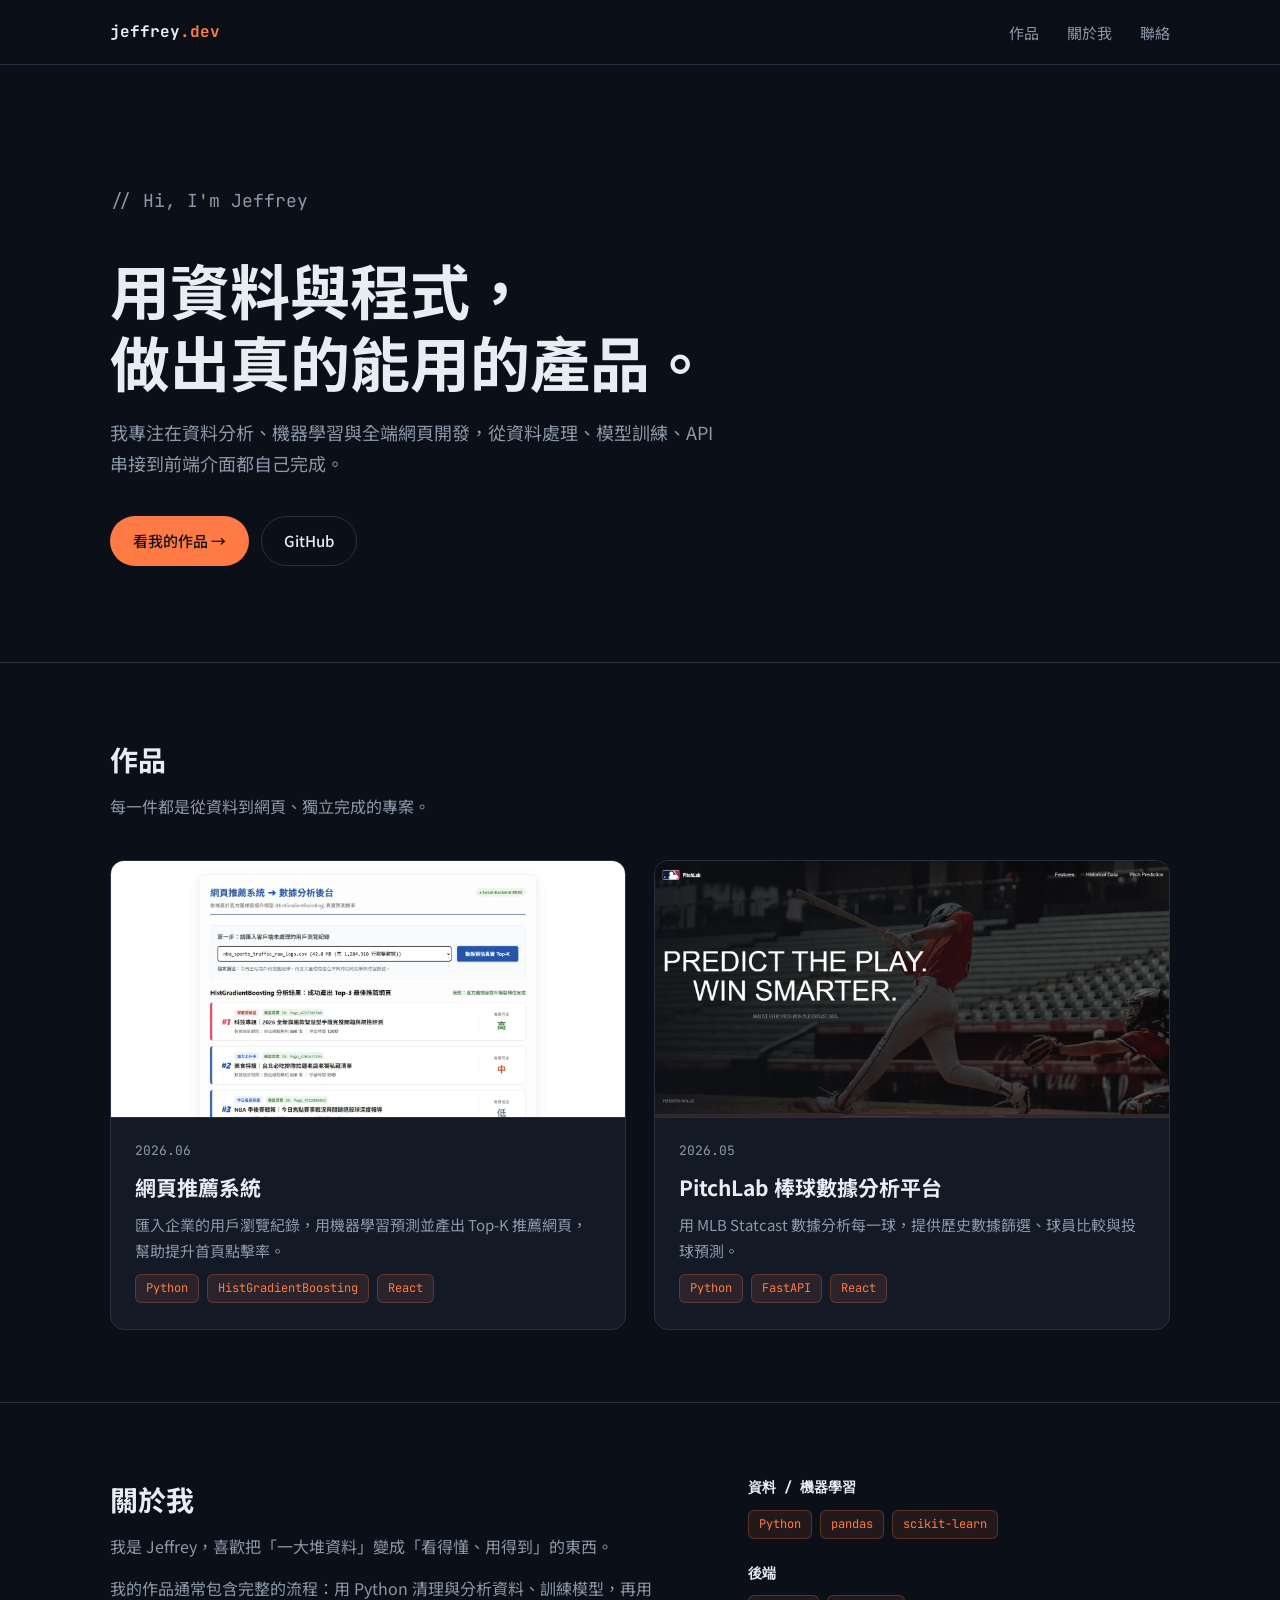
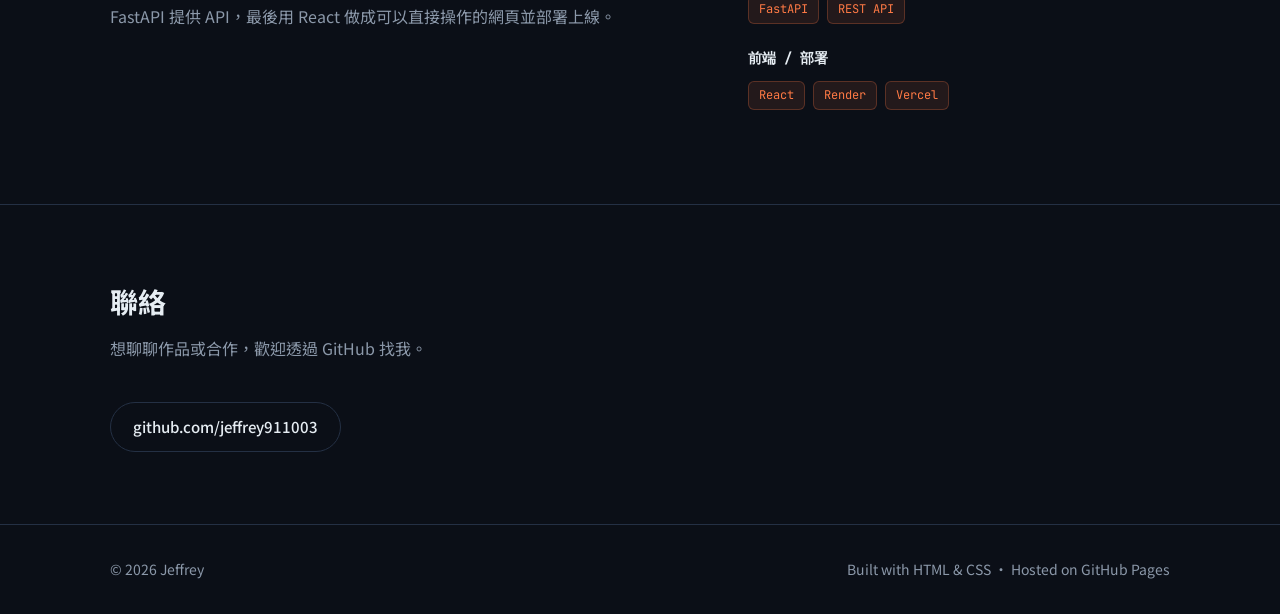
<file: index.html>
<!DOCTYPE html>
<html lang="zh-Hant">
<head>
  <meta charset="UTF-8">
  <meta name="viewport" content="width=device-width, initial-scale=1.0">
  <title>Jeffrey Portfolio｜作品集</title>
  <meta name="description" content="Jeffrey 的程式作品集：資料分析、機器學習與全端網頁開發。">
  <link rel="preconnect" href="https://fonts.googleapis.com">
  <link rel="preconnect" href="https://fonts.gstatic.com" crossorigin>
  <link href="https://fonts.googleapis.com/css2?family=JetBrains+Mono:wght@400;700&family=Noto+Sans+TC:wght@400;500;700&display=swap" rel="stylesheet">
  <link rel="stylesheet" href="assets/css/style.css">
</head>
<body>

  <nav class="nav">
    <div class="container">
      <a class="nav-logo" href="index.html">jeffrey<span>.dev</span></a>
      <ul class="nav-links">
        <li><a href="#works">作品</a></li>
        <li><a href="#about">關於我</a></li>
        <li><a href="#contact">聯絡</a></li>
      </ul>
    </div>
  </nav>

  <header class="hero">
    <div class="container">
      <p class="hero-eyebrow">// Hi, I'm Jeffrey</p>
      <h1>用資料與程式，<br>做出真的能用的產品。</h1>
      <p>我專注在資料分析、機器學習與全端網頁開發，從資料處理、模型訓練、API 串接到前端介面都自己完成。</p>
      <div class="hero-actions">
        <a class="btn btn-primary" href="#works">看我的作品 →</a>
        <a class="btn btn-ghost" href="https://github.com/jeffrey911003" target="_blank" rel="noopener">GitHub</a>
      </div>
    </div>
  </header>

  <section class="section" id="works">
    <div class="container">
      <h2 class="section-title">作品</h2>
      <p class="section-sub">每一件都是從資料到網頁、獨立完成的專案。</p>

      <div class="works-grid">
        <!-- WORKS:START（新作品卡片加在這一行下方，規則見 CLAUDE.md 第 6 節） -->

        <a class="work-card" href="works/web-recommend.html">
          <img src="assets/images/works/web-recommend/cover.webp" alt="網頁推薦系統數據分析後台畫面，顯示 Top-3 推薦網頁結果" loading="lazy">
          <div class="work-card-body">
            <span class="work-card-date">2026.06</span>
            <h3>網頁推薦系統</h3>
            <p>匯入企業的用戶瀏覽紀錄，用機器學習預測並產出 Top-K 推薦網頁，幫助提升首頁點擊率。</p>
            <div class="tags">
              <span class="tag">Python</span>
              <span class="tag">HistGradientBoosting</span>
              <span class="tag">React</span>
            </div>
          </div>
        </a>

        <a class="work-card" href="works/pitchlab.html">
          <img src="assets/images/works/pitchlab/cover.webp" alt="PitchLab 首頁，標語為 Predict the play. Win smarter." loading="lazy">
          <div class="work-card-body">
            <span class="work-card-date">2026.05</span>
            <h3>PitchLab 棒球數據分析平台</h3>
            <p>用 MLB Statcast 數據分析每一球，提供歷史數據篩選、球員比較與投球預測。</p>
            <div class="tags">
              <span class="tag">Python</span>
              <span class="tag">FastAPI</span>
              <span class="tag">React</span>
            </div>
          </div>
        </a>

        <!-- WORKS:END -->
      </div>
    </div>
  </section>

  <section class="section" id="about">
    <div class="container about-grid">
      <div>
        <h2 class="section-title">關於我</h2>
        <p>我是 Jeffrey，喜歡把「一大堆資料」變成「看得懂、用得到」的東西。</p>
        <p>我的作品通常包含完整的流程：用 Python 清理與分析資料、訓練模型，再用 FastAPI 提供 API，最後用 React 做成可以直接操作的網頁並部署上線。</p>
      </div>
      <div>
        <div class="skill-group">
          <h4>資料 / 機器學習</h4>
          <div class="tags"><span class="tag">Python</span><span class="tag">pandas</span><span class="tag">scikit-learn</span></div>
        </div>
        <div class="skill-group">
          <h4>後端</h4>
          <div class="tags"><span class="tag">FastAPI</span><span class="tag">REST API</span></div>
        </div>
        <div class="skill-group">
          <h4>前端 / 部署</h4>
          <div class="tags"><span class="tag">React</span><span class="tag">Render</span><span class="tag">Vercel</span></div>
        </div>
      </div>
    </div>
  </section>

  <section class="section" id="contact">
    <div class="container">
      <h2 class="section-title">聯絡</h2>
      <p class="section-sub">想聊聊作品或合作，歡迎透過 GitHub 找我。</p>
      <a class="btn btn-ghost" href="https://github.com/jeffrey911003" target="_blank" rel="noopener">github.com/jeffrey911003</a>
    </div>
  </section>

  <footer class="footer">
    <div class="container">
      <span>© <span data-year>2026</span> Jeffrey</span>
      <span>Built with HTML &amp; CSS · Hosted on GitHub Pages</span>
    </div>
  </footer>

  <script src="assets/js/main.js"></script>
</body>
</html>
</file>
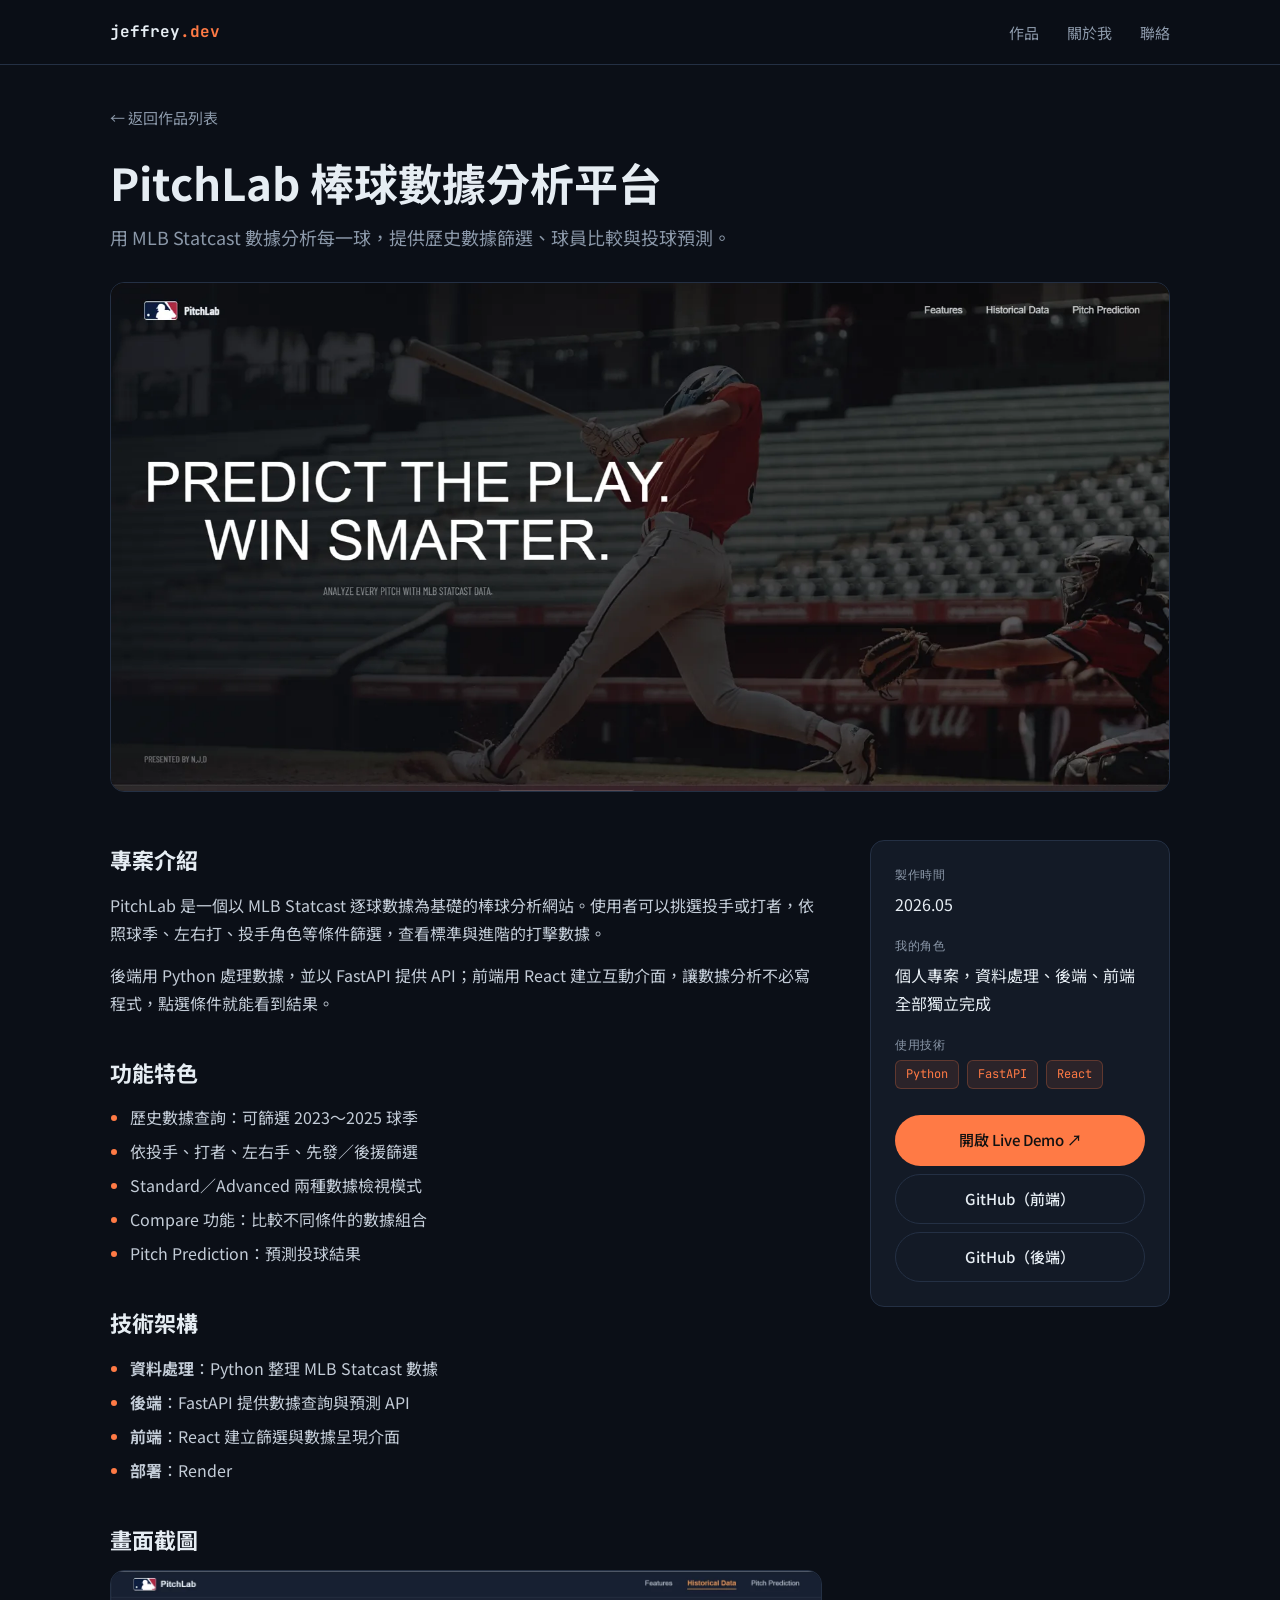
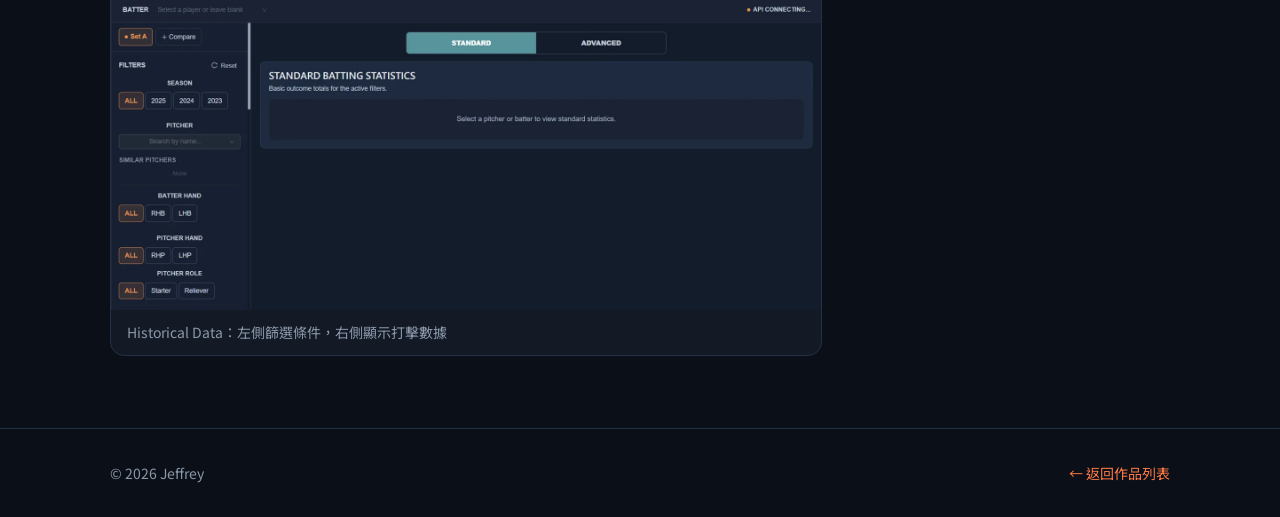
<file: works/pitchlab.html>
<!DOCTYPE html>
<html lang="zh-Hant">
<head>
  <meta charset="UTF-8">
  <meta name="viewport" content="width=device-width, initial-scale=1.0">
  <title>PitchLab 棒球數據分析平台｜Jeffrey Portfolio</title>
  <meta name="description" content="用 MLB Statcast 數據分析每一球，提供歷史數據篩選、球員比較與投球預測。">
  <link rel="preconnect" href="https://fonts.googleapis.com">
  <link rel="preconnect" href="https://fonts.gstatic.com" crossorigin>
  <link href="https://fonts.googleapis.com/css2?family=JetBrains+Mono:wght@400;700&family=Noto+Sans+TC:wght@400;500;700&display=swap" rel="stylesheet">
  <link rel="stylesheet" href="../assets/css/style.css">
</head>
<body>

  <nav class="nav">
    <div class="container">
      <a class="nav-logo" href="../index.html">jeffrey<span>.dev</span></a>
      <ul class="nav-links">
        <li><a href="../index.html#works">作品</a></li>
        <li><a href="../index.html#about">關於我</a></li>
        <li><a href="../index.html#contact">聯絡</a></li>
      </ul>
    </div>
  </nav>

  <main class="container">
    <a class="back-link" href="../index.html#works">← 返回作品列表</a>

    <header class="work-header">
      <h1>PitchLab 棒球數據分析平台</h1>
      <p class="lead">用 MLB Statcast 數據分析每一球，提供歷史數據篩選、球員比較與投球預測。</p>
    </header>

    <div class="work-cover">
      <img src="../assets/images/works/pitchlab/cover.webp" alt="PitchLab 首頁，打者揮棒的背景與標語 Predict the play. Win smarter.">
    </div>

    <div class="work-layout">
      <article class="work-content">
        <h2>專案介紹</h2>
        <p>PitchLab 是一個以 MLB Statcast 逐球數據為基礎的棒球分析網站。使用者可以挑選投手或打者，依照球季、左右打、投手角色等條件篩選，查看標準與進階的打擊數據。</p>
        <p>後端用 Python 處理數據，並以 FastAPI 提供 API；前端用 React 建立互動介面，讓數據分析不必寫程式，點選條件就能看到結果。</p>

        <h2>功能特色</h2>
        <ul>
          <li>歷史數據查詢：可篩選 2023～2025 球季</li>
          <li>依投手、打者、左右手、先發／後援篩選</li>
          <li>Standard／Advanced 兩種數據檢視模式</li>
          <li>Compare 功能：比較不同條件的數據組合</li>
          <li>Pitch Prediction：預測投球結果</li>
        </ul>

        <h2>技術架構</h2>
        <ul>
          <li><strong>資料處理</strong>：Python 整理 MLB Statcast 數據</li>
          <li><strong>後端</strong>：FastAPI 提供數據查詢與預測 API</li>
          <li><strong>前端</strong>：React 建立篩選與數據呈現介面</li>
          <li><strong>部署</strong>：Render</li>
        </ul>

        <h2>畫面截圖</h2>
        <div class="gallery">
          <figure>
            <img src="../assets/images/works/pitchlab/screenshot-01.webp" alt="PitchLab Historical Data 頁面，左側為球季、投手、左右手等篩選器" loading="lazy">
            <figcaption>Historical Data：左側篩選條件，右側顯示打擊數據</figcaption>
          </figure>
        </div>
      </article>

      <aside>
        <dl class="meta-list">
          <dt>製作時間</dt>
          <dd>2026.05</dd>
          <dt>我的角色</dt>
          <dd>個人專案，資料處理、後端、前端全部獨立完成</dd>
          <dt>使用技術</dt>
          <dd class="tags">
            <span class="tag">Python</span>
            <span class="tag">FastAPI</span>
            <span class="tag">React</span>
          </dd>
          <a class="btn btn-primary" href="https://pitchlab-frontedd-chien.onrender.com/" target="_blank" rel="noopener">開啟 Live Demo ↗</a>
          <a class="btn btn-ghost" href="https://github.com/jeffrey911003/new_baseball_app_frontend" target="_blank" rel="noopener">GitHub（前端）</a>
          <a class="btn btn-ghost" href="https://github.com/jeffrey911003/new_baseball_app_backend" target="_blank" rel="noopener">GitHub（後端）</a>
        </dl>
      </aside>
    </div>
  </main>

  <footer class="footer">
    <div class="container">
      <span>© <span data-year>2026</span> Jeffrey</span>
      <a href="../index.html#works">← 返回作品列表</a>
    </div>
  </footer>

  <script src="../assets/js/main.js"></script>
</body>
</html>
</file>
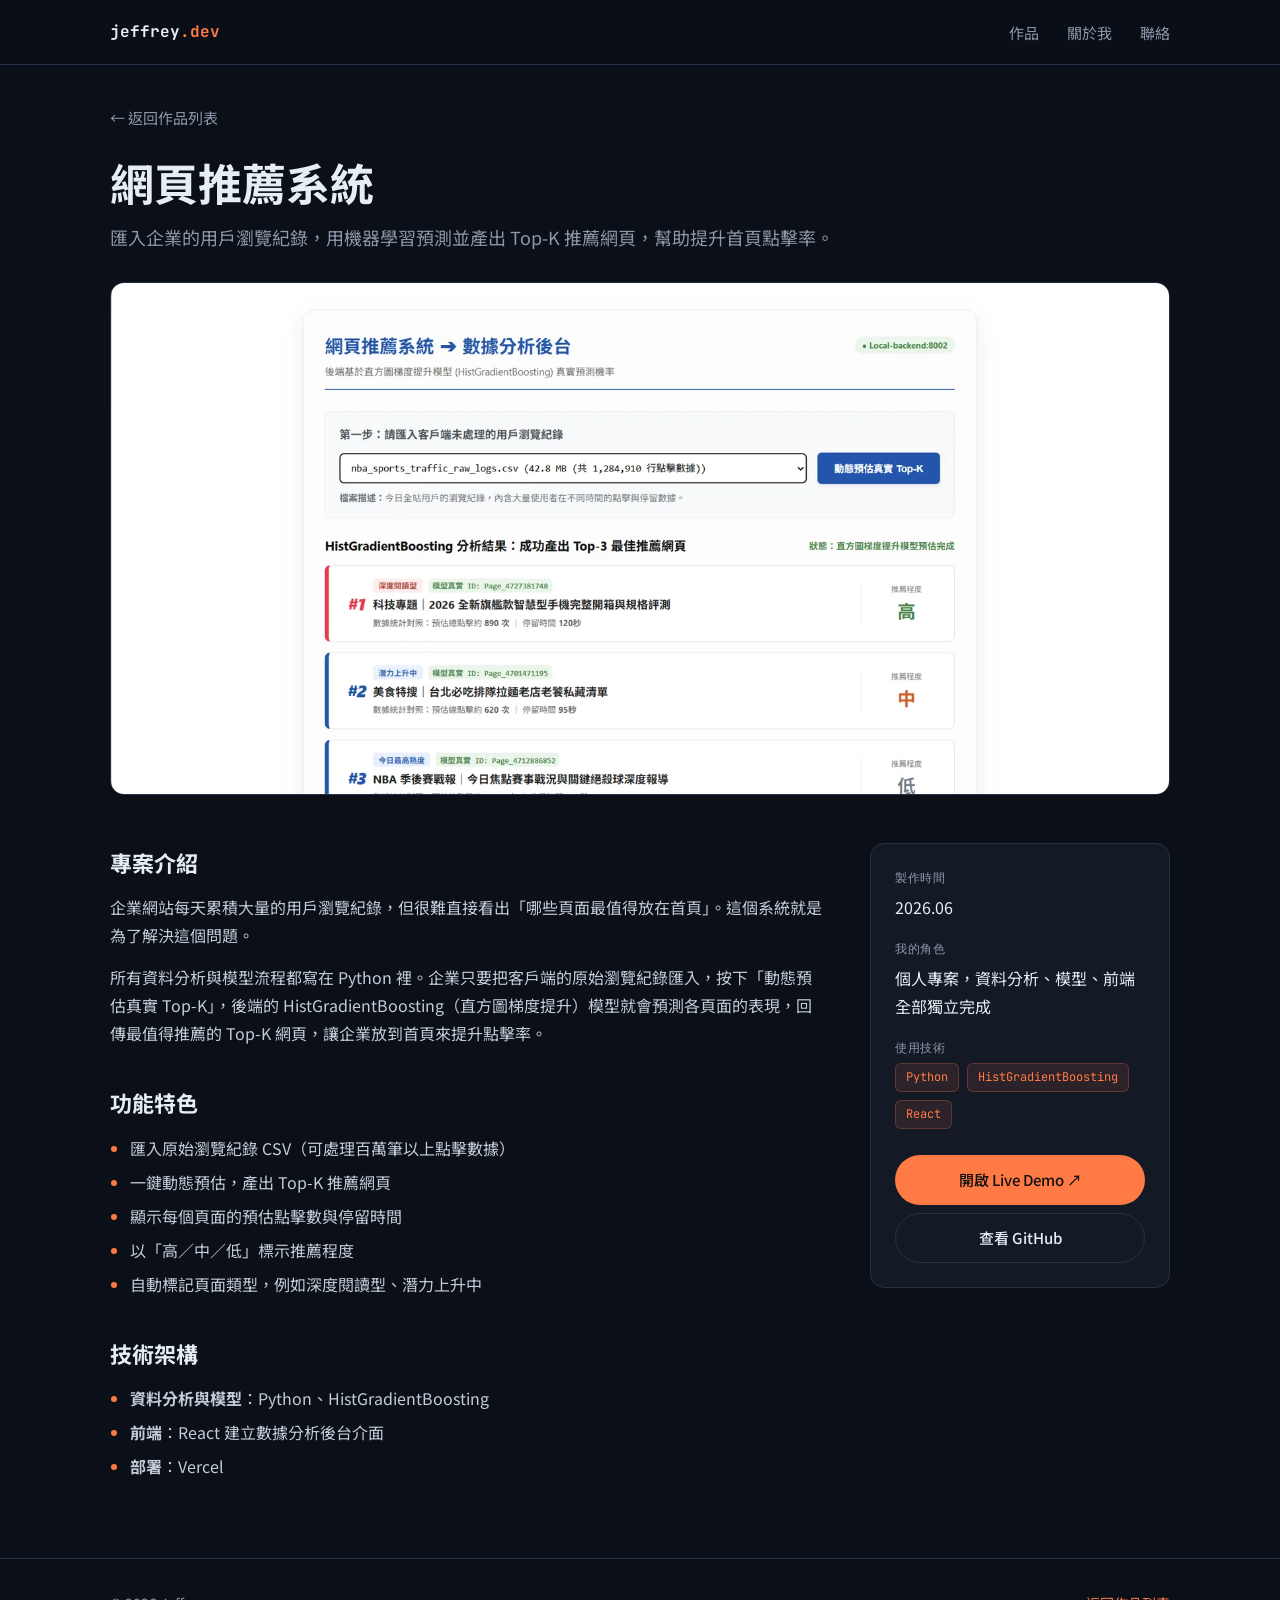
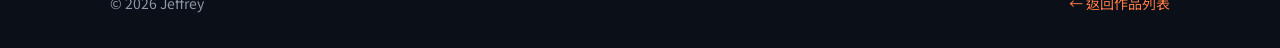
<file: works/web-recommend.html>
<!DOCTYPE html>
<html lang="zh-Hant">
<head>
  <meta charset="UTF-8">
  <meta name="viewport" content="width=device-width, initial-scale=1.0">
  <title>網頁推薦系統｜Jeffrey Portfolio</title>
  <meta name="description" content="匯入企業的用戶瀏覽紀錄，用機器學習預測並產出 Top-K 推薦網頁，幫助提升首頁點擊率。">
  <link rel="preconnect" href="https://fonts.googleapis.com">
  <link rel="preconnect" href="https://fonts.gstatic.com" crossorigin>
  <link href="https://fonts.googleapis.com/css2?family=JetBrains+Mono:wght@400;700&family=Noto+Sans+TC:wght@400;500;700&display=swap" rel="stylesheet">
  <link rel="stylesheet" href="../assets/css/style.css">
</head>
<body>

  <nav class="nav">
    <div class="container">
      <a class="nav-logo" href="../index.html">jeffrey<span>.dev</span></a>
      <ul class="nav-links">
        <li><a href="../index.html#works">作品</a></li>
        <li><a href="../index.html#about">關於我</a></li>
        <li><a href="../index.html#contact">聯絡</a></li>
      </ul>
    </div>
  </nav>

  <main class="container">
    <a class="back-link" href="../index.html#works">← 返回作品列表</a>

    <header class="work-header">
      <h1>網頁推薦系統</h1>
      <p class="lead">匯入企業的用戶瀏覽紀錄，用機器學習預測並產出 Top-K 推薦網頁，幫助提升首頁點擊率。</p>
    </header>

    <div class="work-cover">
      <img src="../assets/images/works/web-recommend/cover.webp" alt="網頁推薦系統數據分析後台，顯示 HistGradientBoosting 產出的 Top-3 推薦網頁">
    </div>

    <div class="work-layout">
      <article class="work-content">
        <h2>專案介紹</h2>
        <p>企業網站每天累積大量的用戶瀏覽紀錄，但很難直接看出「哪些頁面最值得放在首頁」。這個系統就是為了解決這個問題。</p>
        <p>所有資料分析與模型流程都寫在 Python 裡。企業只要把客戶端的原始瀏覽紀錄匯入，按下「動態預估真實 Top-K」，後端的 HistGradientBoosting（直方圖梯度提升）模型就會預測各頁面的表現，回傳最值得推薦的 Top-K 網頁，讓企業放到首頁來提升點擊率。</p>

        <h2>功能特色</h2>
        <ul>
          <li>匯入原始瀏覽紀錄 CSV（可處理百萬筆以上點擊數據）</li>
          <li>一鍵動態預估，產出 Top-K 推薦網頁</li>
          <li>顯示每個頁面的預估點擊數與停留時間</li>
          <li>以「高／中／低」標示推薦程度</li>
          <li>自動標記頁面類型，例如深度閱讀型、潛力上升中</li>
        </ul>

        <h2>技術架構</h2>
        <ul>
          <li><strong>資料分析與模型</strong>：Python、HistGradientBoosting</li>
          <li><strong>前端</strong>：React 建立數據分析後台介面</li>
          <li><strong>部署</strong>：Vercel</li>
        </ul>
      </article>

      <aside>
        <dl class="meta-list">
          <dt>製作時間</dt>
          <dd>2026.06</dd>
          <dt>我的角色</dt>
          <dd>個人專案，資料分析、模型、前端全部獨立完成</dd>
          <dt>使用技術</dt>
          <dd class="tags">
            <span class="tag">Python</span>
            <span class="tag">HistGradientBoosting</span>
            <span class="tag">React</span>
          </dd>
          <a class="btn btn-primary" href="https://web-recommend-frontend.vercel.app/" target="_blank" rel="noopener">開啟 Live Demo ↗</a>
          <a class="btn btn-ghost" href="https://github.com/jeffrey911003/Big_Data" target="_blank" rel="noopener">查看 GitHub</a>
        </dl>
      </aside>
    </div>
  </main>

  <footer class="footer">
    <div class="container">
      <span>© <span data-year>2026</span> Jeffrey</span>
      <a href="../index.html#works">← 返回作品列表</a>
    </div>
  </footer>

  <script src="../assets/js/main.js"></script>
</body>
</html>
</file>
<file: assets/css/style.css>
/* ===== Design tokens（規則見 CLAUDE.md 第 5 節）===== */
:root {
  --bg: #0b0f17;
  --surface: #131a26;
  --border: #243044;
  --text: #e6edf3;
  --muted: #8b98a9;
  --accent: #ff7a45;
  --radius: 14px;
  --font-body: "Noto Sans TC", system-ui, sans-serif;
  --font-mono: "JetBrains Mono", ui-monospace, monospace;
}

* { box-sizing: border-box; margin: 0; padding: 0; }
html { scroll-behavior: smooth; }
body {
  background: var(--bg);
  color: var(--text);
  font-family: var(--font-body);
  line-height: 1.75;
  -webkit-font-smoothing: antialiased;
}
img { max-width: 100%; display: block; }
a { color: var(--accent); text-decoration: none; }
a:hover { text-decoration: underline; }

.container { width: 100%; max-width: 1100px; margin: 0 auto; padding: 0 20px; }

/* ===== Nav ===== */
.nav {
  position: sticky; top: 0; z-index: 10;
  background: rgba(11, 15, 23, 0.85);
  backdrop-filter: blur(10px);
  border-bottom: 1px solid var(--border);
}
.nav .container { display: flex; align-items: center; justify-content: space-between; height: 64px; }
.nav-logo { font-family: var(--font-mono); font-weight: 700; color: var(--text); }
.nav-logo span { color: var(--accent); }
.nav-links { display: flex; gap: 28px; list-style: none; }
.nav-links a { color: var(--muted); font-size: 15px; }
.nav-links a:hover { color: var(--text); text-decoration: none; }

/* ===== Hero ===== */
.hero { padding: 120px 0 96px; }
.hero-eyebrow { font-family: var(--font-mono); color: var(--accent); font-size: 14px; margin-bottom: 16px; }
.hero h1 { font-size: clamp(36px, 6vw, 60px); line-height: 1.2; font-weight: 700; margin-bottom: 20px; }
.hero p { color: var(--muted); font-size: 18px; max-width: 620px; margin-bottom: 36px; }
.hero-actions { display: flex; gap: 12px; flex-wrap: wrap; }

/* ===== Buttons ===== */
.btn {
  display: inline-flex; align-items: center; gap: 8px;
  padding: 11px 22px; border-radius: 999px;
  font-size: 15px; font-weight: 500; border: 1px solid transparent;
  transition: background .2s, border-color .2s, color .2s;
}
.btn:hover { text-decoration: none; }
.btn-primary { background: var(--accent); color: #111; }
.btn-primary:hover { background: #ff9466; }
.btn-ghost { border-color: var(--border); color: var(--text); }
.btn-ghost:hover { border-color: var(--accent); color: var(--accent); }

/* ===== Section ===== */
.section { padding: 72px 0; border-top: 1px solid var(--border); }
.section-title { font-size: 28px; font-weight: 700; margin-bottom: 8px; }
.section-sub { color: var(--muted); margin-bottom: 40px; }

/* ===== Work cards ===== */
.works-grid { display: grid; grid-template-columns: repeat(2, 1fr); gap: 28px; }
.work-card {
  background: var(--surface); border: 1px solid var(--border);
  border-radius: var(--radius); overflow: hidden;
  display: flex; flex-direction: column; color: var(--text);
  transition: transform .2s, border-color .2s;
}
.work-card:hover { transform: translateY(-4px); border-color: var(--accent); text-decoration: none; }
.work-card img { aspect-ratio: 2 / 1; object-fit: cover; object-position: top; border-bottom: 1px solid var(--border); }
.work-card-body { padding: 22px 24px 26px; display: flex; flex-direction: column; gap: 10px; flex: 1; }
.work-card-date { font-family: var(--font-mono); font-size: 13px; color: var(--muted); }
.work-card h3 { font-size: 21px; line-height: 1.4; }
.work-card p { color: var(--muted); font-size: 15px; flex: 1; }

/* ===== Tags ===== */
.tags { display: flex; flex-wrap: wrap; gap: 8px; }
.tag {
  font-family: var(--font-mono); font-size: 12px;
  padding: 3px 10px; border-radius: 6px;
  background: rgba(255, 122, 69, 0.1); color: var(--accent);
  border: 1px solid rgba(255, 122, 69, 0.25);
}

/* ===== About ===== */
.about-grid { display: grid; grid-template-columns: 1.4fr 1fr; gap: 48px; }
.about-grid p { color: var(--muted); margin-bottom: 14px; }
.skill-group h4 { font-size: 14px; color: var(--text); margin-bottom: 10px; font-family: var(--font-mono); }
.skill-group { margin-bottom: 22px; }

/* ===== Work detail page ===== */
.back-link { display: inline-block; margin: 40px 0 24px; color: var(--muted); font-size: 15px; }
.back-link:hover { color: var(--accent); }
.work-header h1 { font-size: clamp(30px, 5vw, 44px); line-height: 1.25; margin-bottom: 12px; }
.work-header .lead { color: var(--muted); font-size: 18px; margin-bottom: 28px; }
.work-cover { border-radius: var(--radius); border: 1px solid var(--border); overflow: hidden; margin-bottom: 48px; }
.work-layout { display: grid; grid-template-columns: 1fr 300px; gap: 48px; align-items: start; padding-bottom: 72px; }
.work-content h2 { font-size: 22px; margin: 36px 0 12px; }
.work-content h2:first-child { margin-top: 0; }
.work-content p { color: #c3ccd7; margin-bottom: 14px; }
.work-content ul { padding-left: 20px; color: #c3ccd7; }
.work-content li { margin-bottom: 6px; }
.work-content li::marker { color: var(--accent); }

.meta-list {
  background: var(--surface); border: 1px solid var(--border);
  border-radius: var(--radius); padding: 24px; position: sticky; top: 88px;
}
.meta-list dt { font-family: var(--font-mono); font-size: 12px; color: var(--muted); text-transform: uppercase; letter-spacing: .05em; }
.meta-list dd { margin: 4px 0 18px; }
.meta-list .btn { width: 100%; justify-content: center; margin-top: 8px; }

.gallery { display: grid; gap: 20px; margin-top: 12px; }
.gallery figure { border-radius: var(--radius); border: 1px solid var(--border); overflow: hidden; background: var(--surface); }
.gallery figcaption { padding: 10px 16px; font-size: 14px; color: var(--muted); }

/* ===== Footer ===== */
.footer { border-top: 1px solid var(--border); padding: 32px 0; color: var(--muted); font-size: 14px; }
.footer .container { display: flex; justify-content: space-between; flex-wrap: wrap; gap: 12px; }

/* ===== Responsive ===== */
@media (max-width: 860px) {
  .work-layout, .about-grid { grid-template-columns: 1fr; }
  .meta-list { position: static; }
}
@media (max-width: 720px) {
  .works-grid { grid-template-columns: 1fr; }
  .nav-links { gap: 16px; }
  .nav-links a { font-size: 14px; }
  .hero { padding: 80px 0 64px; }
}
</file>
